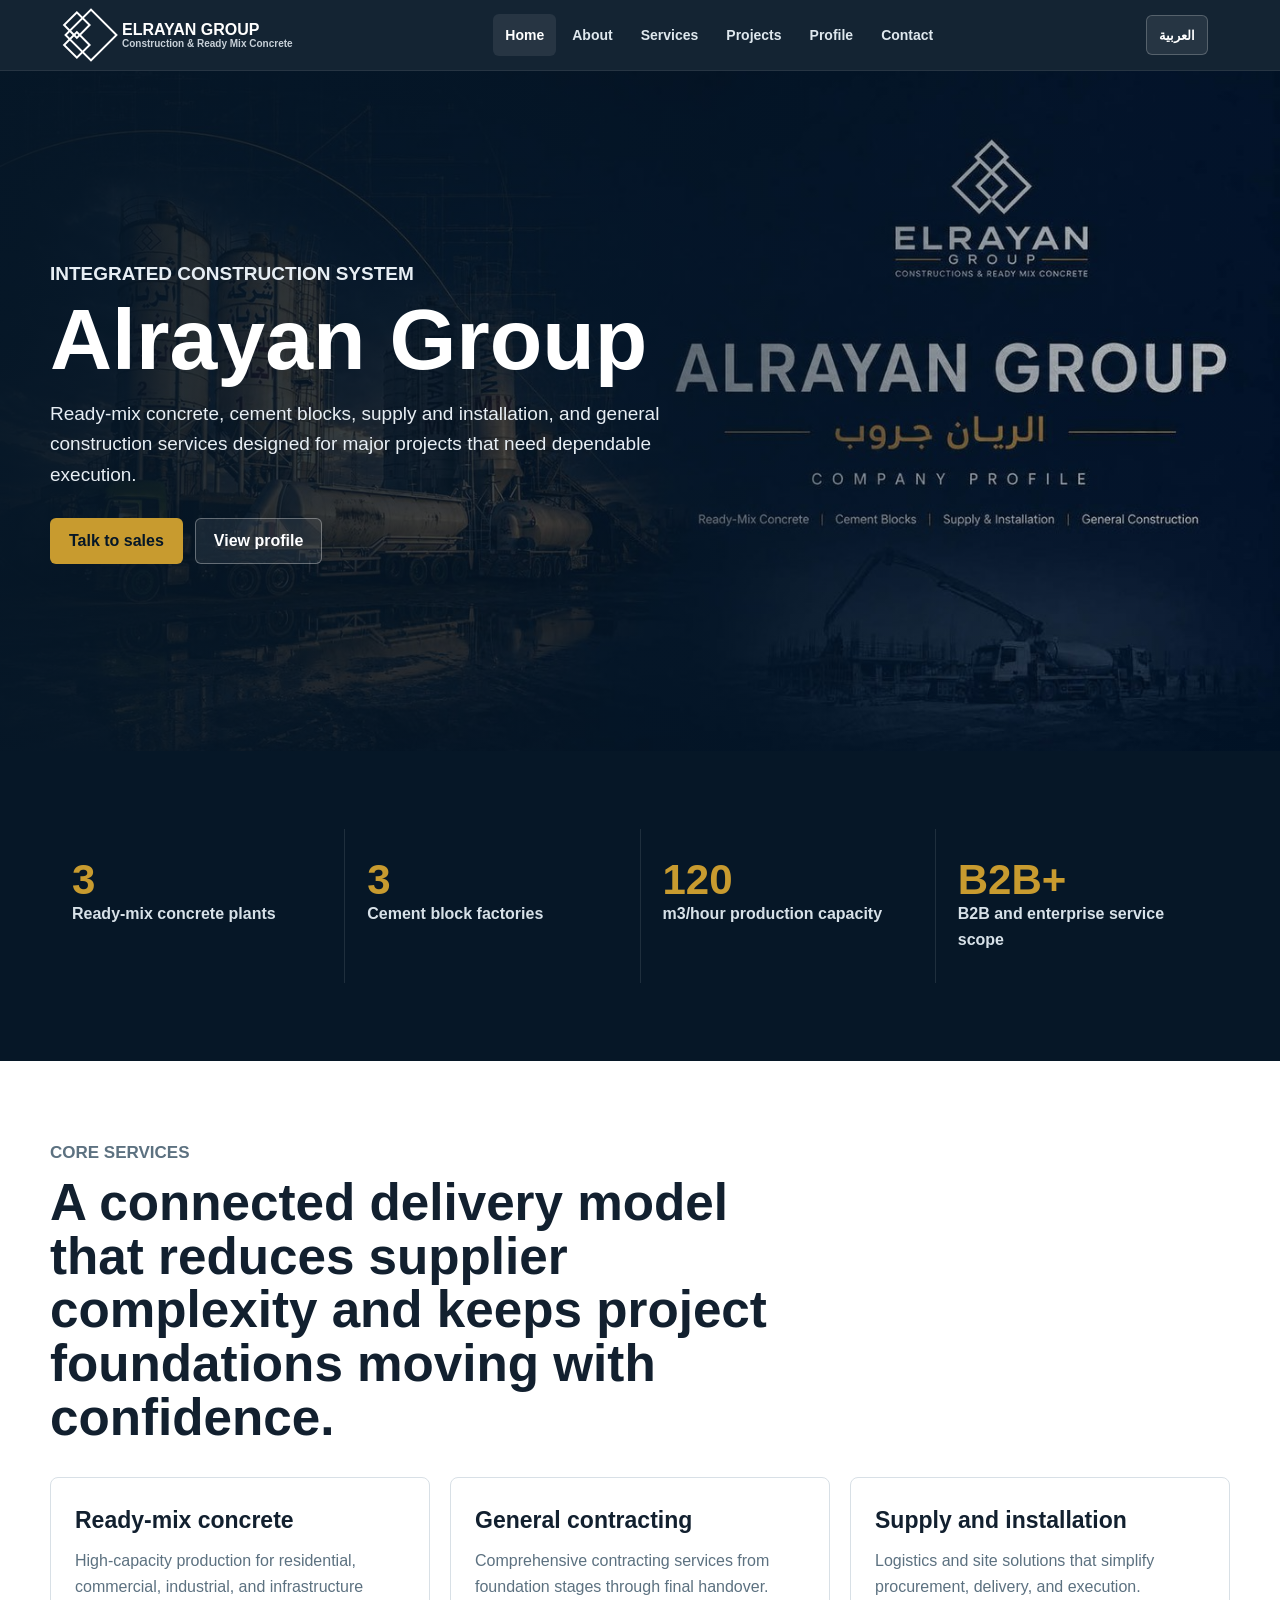
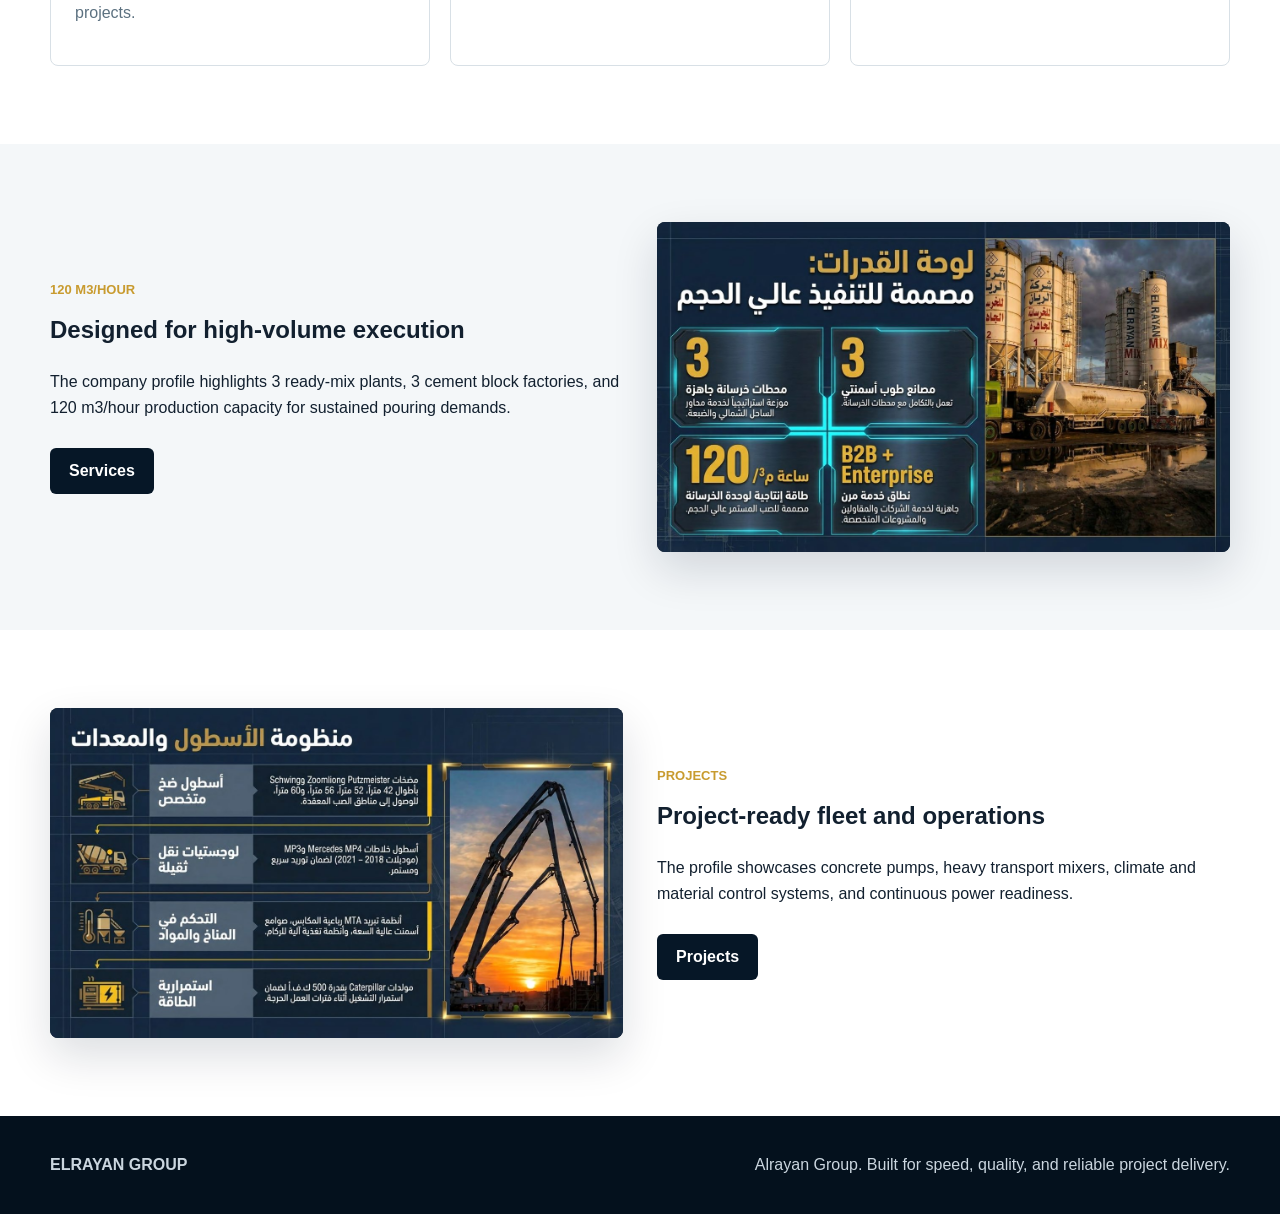
<file: index.html>
<!doctype html>
<html lang="en">
<head>
  <meta charset="utf-8">
  <meta name="viewport" content="width=device-width, initial-scale=1">
  <title>Alrayan Group | Construction & Ready Mix Concrete</title>
  <meta name="description" content="Alrayan Group construction, ready-mix concrete, cement blocks, supply and installation, and general contracting.">
  <meta property="og:title" content="Alrayan Group">
  <meta property="og:description" content="Integrated construction and ready-mix concrete services.">
  <meta property="og:image" content="assets/images/hero-profile.jpg">
  <link rel="stylesheet" href="assets/site.css">
</head>
<body data-page="home">
  <header class="site-header">
    <nav class="nav" aria-label="Main navigation">
      <a class="brand" href="index.html">
        <span class="brand-mark" aria-hidden="true"></span>
        <span class="brand-text">ELRAYAN GROUP<small data-i18n="brandSub">Construction & Ready Mix Concrete</small></span>
      </a>
      <div class="nav-links">
        <a href="index.html" data-page-link="home" data-i18n="navHome">Home</a>
        <a href="about.html" data-page-link="about" data-i18n="navAbout">About</a>
        <a href="services.html" data-page-link="services" data-i18n="navServices">Services</a>
        <a href="projects.html" data-page-link="projects" data-i18n="navProjects">Projects</a>
        <a href="profile.html" data-page-link="profile" data-i18n="navProfile">Profile</a>
        <a href="contact.html" data-page-link="contact" data-i18n="navContact">Contact</a>
      </div>
      <div class="nav-actions">
        <button class="lang-toggle" type="button" data-lang-switch>العربية</button>
        <button class="menu-toggle" type="button" data-menu-toggle aria-label="Menu">≡</button>
      </div>
    </nav>
  </header>

  <main>
    <section class="hero">
      <div class="hero-inner">
        <p class="eyebrow" data-i18n="homeEyebrow">Integrated construction system</p>
        <h1 data-i18n="homeTitle">Alrayan Group</h1>
        <p data-i18n="homeIntro">Ready-mix concrete, cement blocks, supply and installation, and general construction services designed for major projects that need dependable execution.</p>
        <div class="hero-actions">
          <a class="btn btn-primary" href="contact.html" data-i18n="primaryCta">Talk to sales</a>
          <a class="btn btn-secondary" href="profile.html" data-i18n="secondaryCta">View profile</a>
        </div>
      </div>
    </section>

    <section class="stats" aria-label="Company capacity">
      <div class="stats-grid">
        <div class="stat"><strong>3</strong><span data-i18n="statPlants">Ready-mix concrete plants</span></div>
        <div class="stat"><strong>3</strong><span data-i18n="statBlocks">Cement block factories</span></div>
        <div class="stat"><strong>120</strong><span data-i18n="statCapacity">m3/hour production capacity</span></div>
        <div class="stat"><strong>B2B+</strong><span data-i18n="statEnterprise">B2B and enterprise service scope</span></div>
      </div>
    </section>

    <section>
      <div class="section-inner">
        <div class="section-title">
          <p class="eyebrow" data-i18n="sectionServices">Core services</p>
          <h2 data-i18n="sectionServicesText">A connected delivery model that reduces supplier complexity and keeps project foundations moving with confidence.</h2>
        </div>
        <div class="grid-3">
          <article class="card">
            <h3 data-i18n="readyMix">Ready-mix concrete</h3>
            <p data-i18n="readyMixText">High-capacity production for residential, commercial, industrial, and infrastructure projects.</p>
          </article>
          <article class="card">
            <h3 data-i18n="contracting">General contracting</h3>
            <p data-i18n="contractingText">Comprehensive contracting services from foundation stages through final handover.</p>
          </article>
          <article class="card">
            <h3 data-i18n="supply">Supply and installation</h3>
            <p data-i18n="supplyText">Logistics and site solutions that simplify procurement, delivery, and execution.</p>
          </article>
        </div>
      </div>
    </section>

    <section class="band">
      <div class="section-inner grid-2">
        <div>
          <p class="eyebrow">120 m3/hour</p>
          <h2 data-i18n="capacityTitle">Designed for high-volume execution</h2>
          <p data-i18n="capacityText">The company profile highlights 3 ready-mix plants, 3 cement block factories, and 120 m3/hour production capacity for sustained pouring demands.</p>
          <div class="button-row">
            <a class="btn btn-dark" href="services.html" data-i18n="navServices">Services</a>
          </div>
        </div>
        <div class="media-panel"><img src="assets/images/capacity.jpg" alt="Alrayan Group production capacity from the company profile"></div>
      </div>
    </section>

    <section>
      <div class="section-inner grid-2">
        <div class="media-panel"><img src="assets/images/fleet.jpg" alt="Concrete pumping and fleet capabilities"></div>
        <div>
          <p class="eyebrow" data-i18n="navProjects">Projects</p>
          <h2 data-i18n="projectsTitle">Project-ready fleet and operations</h2>
          <p data-i18n="projectsText">The profile showcases concrete pumps, heavy transport mixers, climate and material control systems, and continuous power readiness.</p>
          <div class="button-row">
            <a class="btn btn-dark" href="projects.html" data-i18n="navProjects">Projects</a>
          </div>
        </div>
      </div>
    </section>
  </main>

  <footer class="site-footer">
    <div class="footer-inner">
      <strong>ELRAYAN GROUP</strong>
      <span data-i18n="footerLine">Alrayan Group. Built for speed, quality, and reliable project delivery.</span>
    </div>
  </footer>
  <script src="assets/site.js"></script>
</body>
</html>
</file>
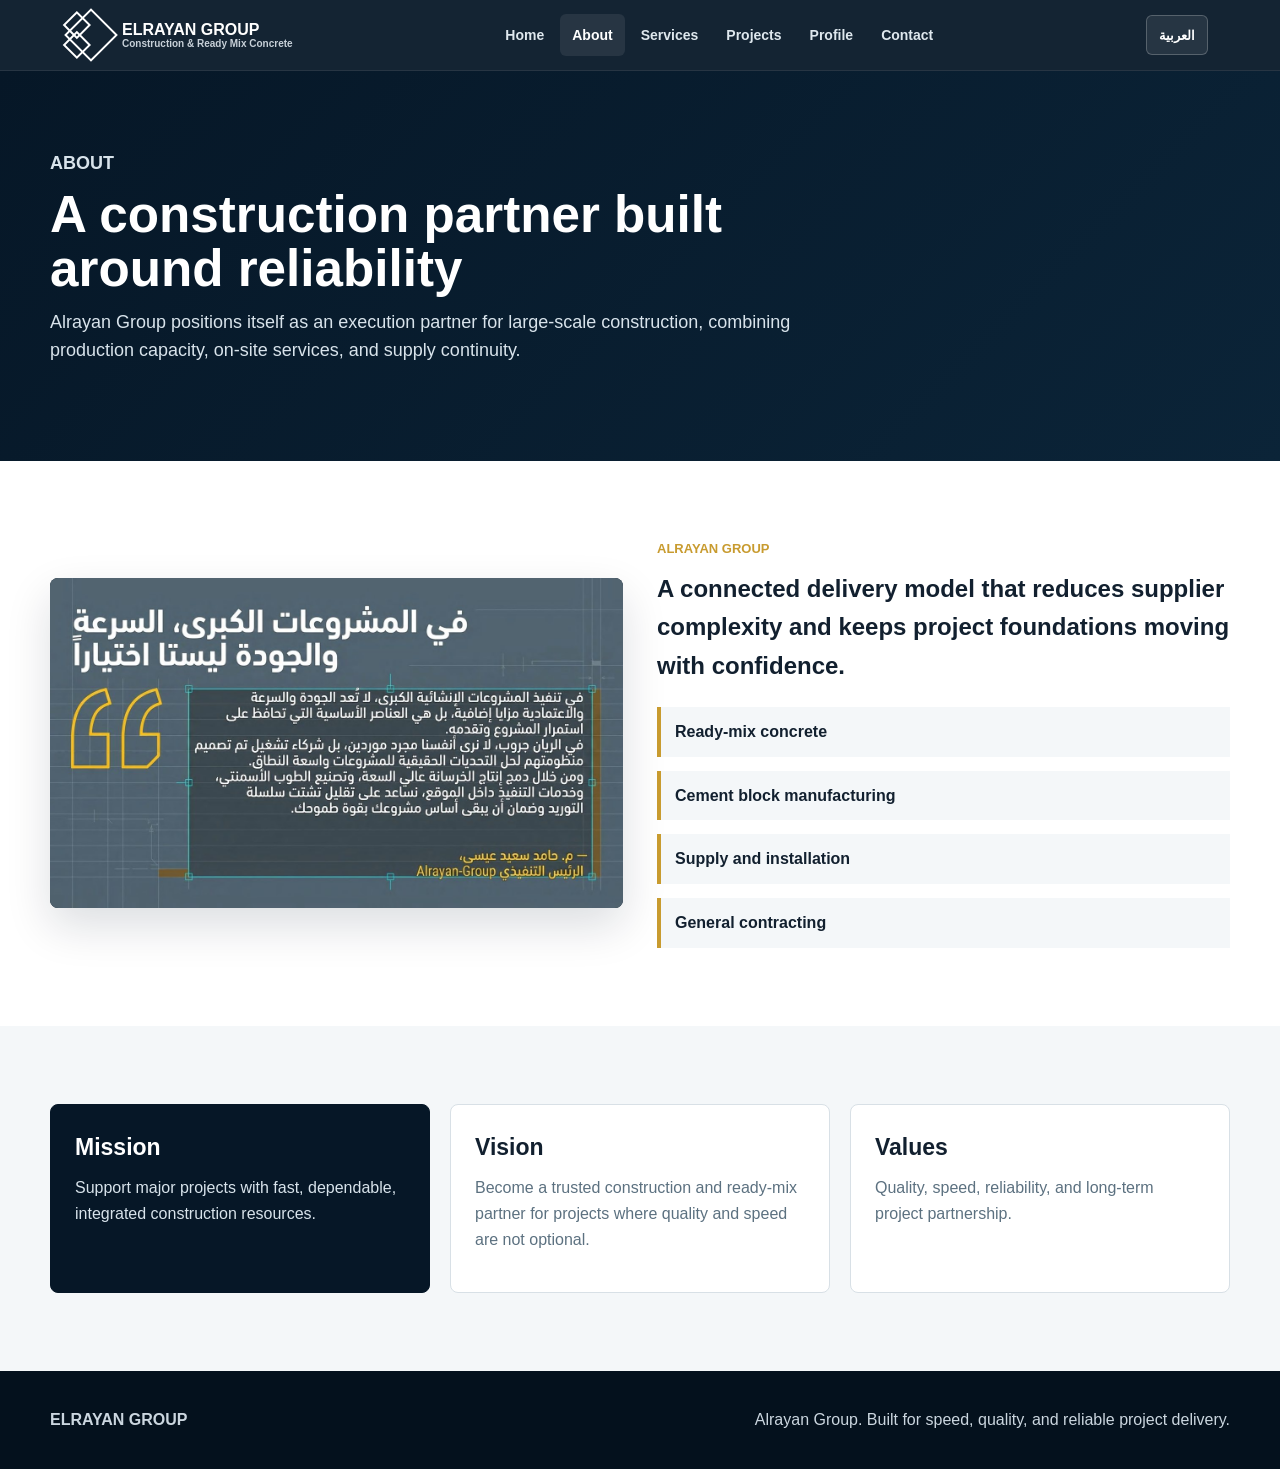
<file: about.html>
<!doctype html>
<html lang="en">
<head>
  <meta charset="utf-8">
  <meta name="viewport" content="width=device-width, initial-scale=1">
  <title>About | Alrayan Group</title>
  <meta name="description" content="About Alrayan Group construction and ready-mix concrete operations.">
  <link rel="stylesheet" href="assets/site.css">
</head>
<body data-page="about">
  <header class="site-header">
    <nav class="nav" aria-label="Main navigation">
      <a class="brand" href="index.html"><span class="brand-mark" aria-hidden="true"></span><span class="brand-text">ELRAYAN GROUP<small data-i18n="brandSub">Construction & Ready Mix Concrete</small></span></a>
      <div class="nav-links"><a href="index.html" data-page-link="home" data-i18n="navHome">Home</a><a href="about.html" data-page-link="about" data-i18n="navAbout">About</a><a href="services.html" data-page-link="services" data-i18n="navServices">Services</a><a href="projects.html" data-page-link="projects" data-i18n="navProjects">Projects</a><a href="profile.html" data-page-link="profile" data-i18n="navProfile">Profile</a><a href="contact.html" data-page-link="contact" data-i18n="navContact">Contact</a></div>
      <div class="nav-actions"><button class="lang-toggle" type="button" data-lang-switch>العربية</button><button class="menu-toggle" type="button" data-menu-toggle aria-label="Menu">≡</button></div>
    </nav>
  </header>
  <main>
    <section class="page-hero">
      <div class="section-inner">
        <p class="eyebrow" data-i18n="navAbout">About</p>
        <h1 data-i18n="aboutTitle">A construction partner built around reliability</h1>
        <p data-i18n="aboutIntro">Alrayan Group positions itself as an execution partner for large-scale construction, combining production capacity, on-site services, and supply continuity.</p>
      </div>
    </section>
    <section>
      <div class="section-inner grid-2">
        <div class="media-panel"><img src="assets/images/message.jpg" alt="Alrayan Group company message from the official profile"></div>
        <div>
          <p class="eyebrow">Alrayan Group</p>
          <h2 data-i18n="sectionServicesText">A connected delivery model that reduces supplier complexity and keeps project foundations moving with confidence.</h2>
          <ul class="feature-list">
            <li data-i18n="readyMix">Ready-mix concrete</li>
            <li data-i18n="blocks">Cement block manufacturing</li>
            <li data-i18n="supply">Supply and installation</li>
            <li data-i18n="contracting">General contracting</li>
          </ul>
        </div>
      </div>
    </section>
    <section class="band">
      <div class="section-inner grid-3">
        <article class="card dark"><h3 data-i18n="mission">Mission</h3><p data-i18n="missionText">Support major projects with fast, dependable, integrated construction resources.</p></article>
        <article class="card"><h3 data-i18n="vision">Vision</h3><p data-i18n="visionText">Become a trusted construction and ready-mix partner for projects where quality and speed are not optional.</p></article>
        <article class="card"><h3 data-i18n="values">Values</h3><p data-i18n="valuesText">Quality, speed, reliability, and long-term project partnership.</p></article>
      </div>
    </section>
  </main>
  <footer class="site-footer"><div class="footer-inner"><strong>ELRAYAN GROUP</strong><span data-i18n="footerLine">Alrayan Group. Built for speed, quality, and reliable project delivery.</span></div></footer>
  <script src="assets/site.js"></script>
</body>
</html>
</file>
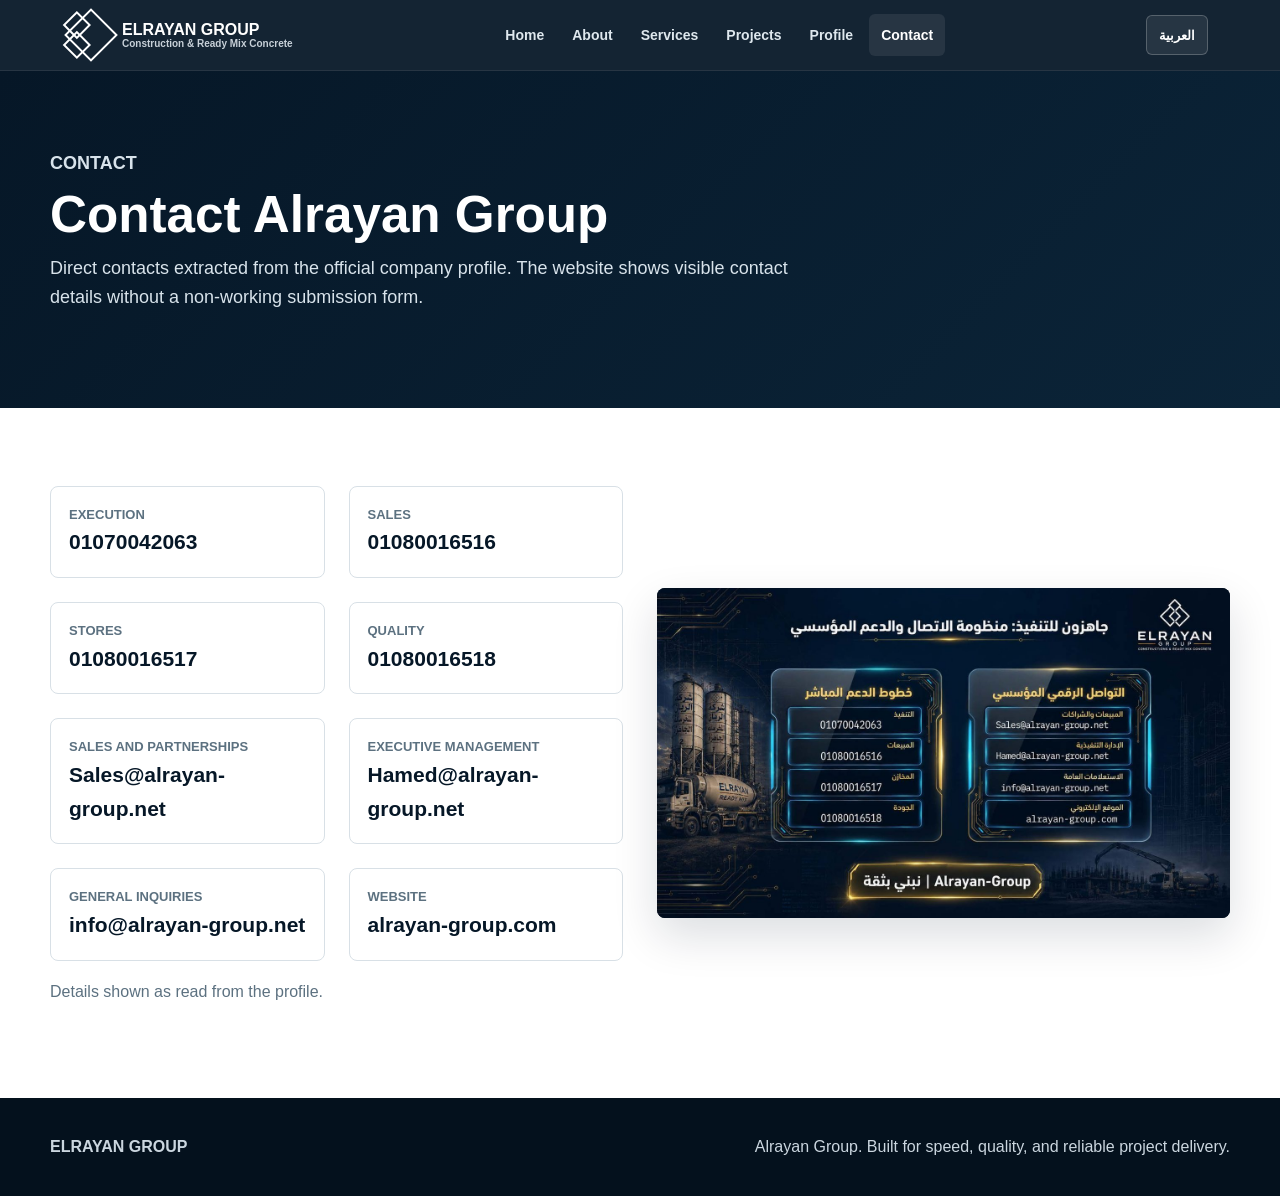
<file: contact.html>
<!doctype html>
<html lang="en">
<head>
  <meta charset="utf-8">
  <meta name="viewport" content="width=device-width, initial-scale=1">
  <title>Contact | Alrayan Group</title>
  <meta name="description" content="Contact Alrayan Group sales, execution, quality, stores, and management.">
  <link rel="stylesheet" href="assets/site.css">
</head>
<body data-page="contact">
  <header class="site-header">
    <nav class="nav" aria-label="Main navigation">
      <a class="brand" href="index.html"><span class="brand-mark" aria-hidden="true"></span><span class="brand-text">ELRAYAN GROUP<small data-i18n="brandSub">Construction & Ready Mix Concrete</small></span></a>
      <div class="nav-links"><a href="index.html" data-page-link="home" data-i18n="navHome">Home</a><a href="about.html" data-page-link="about" data-i18n="navAbout">About</a><a href="services.html" data-page-link="services" data-i18n="navServices">Services</a><a href="projects.html" data-page-link="projects" data-i18n="navProjects">Projects</a><a href="profile.html" data-page-link="profile" data-i18n="navProfile">Profile</a><a href="contact.html" data-page-link="contact" data-i18n="navContact">Contact</a></div>
      <div class="nav-actions"><button class="lang-toggle" type="button" data-lang-switch>العربية</button><button class="menu-toggle" type="button" data-menu-toggle aria-label="Menu">≡</button></div>
    </nav>
  </header>
  <main>
    <section class="page-hero">
      <div class="section-inner">
        <p class="eyebrow" data-i18n="navContact">Contact</p>
        <h1 data-i18n="contactTitle">Contact Alrayan Group</h1>
        <p data-i18n="contactIntro">Direct contacts extracted from the official company profile. The website shows visible contact details without a non-working submission form.</p>
      </div>
    </section>
    <section>
      <div class="section-inner grid-2">
        <div>
          <div class="contact-grid">
            <a class="contact-item" href="tel:01070042063"><span data-i18n="execution">Execution</span><strong>01070042063</strong></a>
            <a class="contact-item" href="tel:01080016516"><span data-i18n="sales">Sales</span><strong>01080016516</strong></a>
            <a class="contact-item" href="tel:01080016517"><span data-i18n="stores">Stores</span><strong>01080016517</strong></a>
            <a class="contact-item" href="tel:01080016518"><span data-i18n="quality">Quality</span><strong>01080016518</strong></a>
            <a class="contact-item" href="mailto:Sales@alrayan-group.net"><span data-i18n="partnerships">Sales and partnerships</span><strong>Sales@alrayan-group.net</strong></a>
            <a class="contact-item" href="mailto:Hamed@alrayan-group.net"><span data-i18n="management">Executive management</span><strong>Hamed@alrayan-group.net</strong></a>
            <a class="contact-item" href="mailto:info@alrayan-group.net"><span data-i18n="inquiries">General inquiries</span><strong>info@alrayan-group.net</strong></a>
            <a class="contact-item" href="https://alrayan-group.com"><span data-i18n="website">Website</span><strong>alrayan-group.com</strong></a>
          </div>
          <p style="margin-top:18px;color:var(--steel)" data-i18n="copiedFromProfile">Details shown as read from the profile.</p>
        </div>
        <div class="media-panel"><img src="assets/images/contact-card.jpg" alt="Alrayan Group contact details from the company profile"></div>
      </div>
    </section>
  </main>
  <footer class="site-footer"><div class="footer-inner"><strong>ELRAYAN GROUP</strong><span data-i18n="footerLine">Alrayan Group. Built for speed, quality, and reliable project delivery.</span></div></footer>
  <script src="assets/site.js"></script>
</body>
</html>
</file>
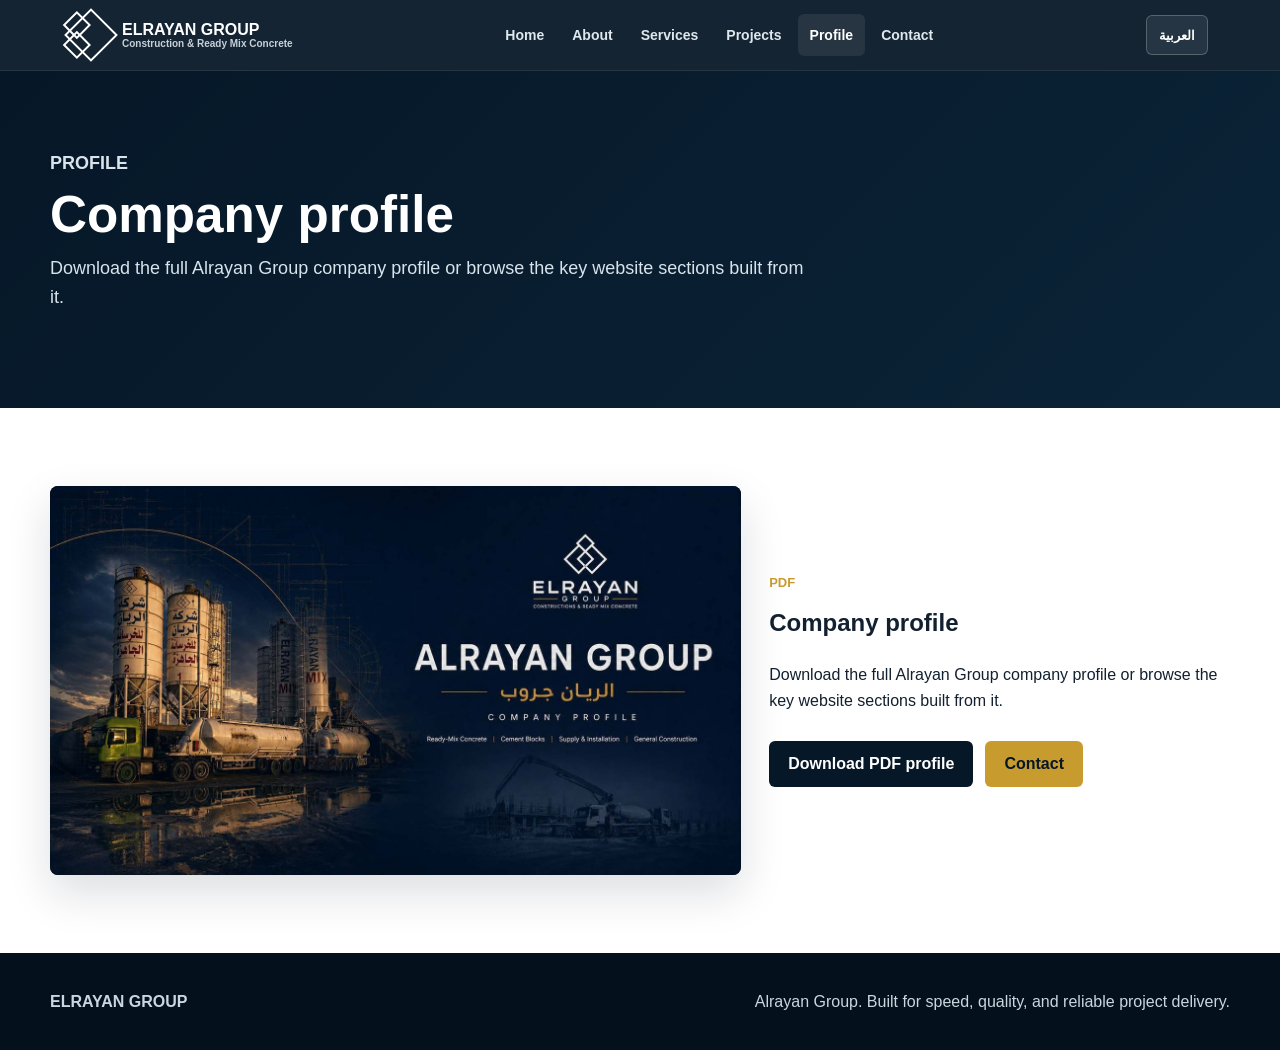
<file: profile.html>
<!doctype html>
<html lang="en">
<head>
  <meta charset="utf-8">
  <meta name="viewport" content="width=device-width, initial-scale=1">
  <title>Company Profile | Alrayan Group</title>
  <meta name="description" content="Download the Alrayan Group company profile.">
  <link rel="stylesheet" href="assets/site.css">
</head>
<body data-page="profile">
  <header class="site-header">
    <nav class="nav" aria-label="Main navigation">
      <a class="brand" href="index.html"><span class="brand-mark" aria-hidden="true"></span><span class="brand-text">ELRAYAN GROUP<small data-i18n="brandSub">Construction & Ready Mix Concrete</small></span></a>
      <div class="nav-links"><a href="index.html" data-page-link="home" data-i18n="navHome">Home</a><a href="about.html" data-page-link="about" data-i18n="navAbout">About</a><a href="services.html" data-page-link="services" data-i18n="navServices">Services</a><a href="projects.html" data-page-link="projects" data-i18n="navProjects">Projects</a><a href="profile.html" data-page-link="profile" data-i18n="navProfile">Profile</a><a href="contact.html" data-page-link="contact" data-i18n="navContact">Contact</a></div>
      <div class="nav-actions"><button class="lang-toggle" type="button" data-lang-switch>العربية</button><button class="menu-toggle" type="button" data-menu-toggle aria-label="Menu">≡</button></div>
    </nav>
  </header>
  <main>
    <section class="page-hero">
      <div class="section-inner">
        <p class="eyebrow" data-i18n="navProfile">Profile</p>
        <h1 data-i18n="profileTitle">Company profile</h1>
        <p data-i18n="profileIntro">Download the full Alrayan Group company profile or browse the key website sections built from it.</p>
      </div>
    </section>
    <section>
      <div class="section-inner profile-preview">
        <div class="media-panel"><img src="assets/images/hero-profile.jpg" alt="Alrayan Group company profile cover"></div>
        <div>
          <p class="eyebrow">PDF</p>
          <h2 data-i18n="profileTitle">Company profile</h2>
          <p data-i18n="profileIntro">Download the full Alrayan Group company profile or browse the key website sections built from it.</p>
          <div class="button-row">
            <a class="btn btn-dark" href="assets/alrayan-group-profile.pdf" download data-i18n="downloadProfile">Download PDF profile</a>
            <a class="btn btn-primary" href="contact.html" data-i18n="navContact">Contact</a>
          </div>
        </div>
      </div>
    </section>
  </main>
  <footer class="site-footer"><div class="footer-inner"><strong>ELRAYAN GROUP</strong><span data-i18n="footerLine">Alrayan Group. Built for speed, quality, and reliable project delivery.</span></div></footer>
  <script src="assets/site.js"></script>
</body>
</html>
</file>
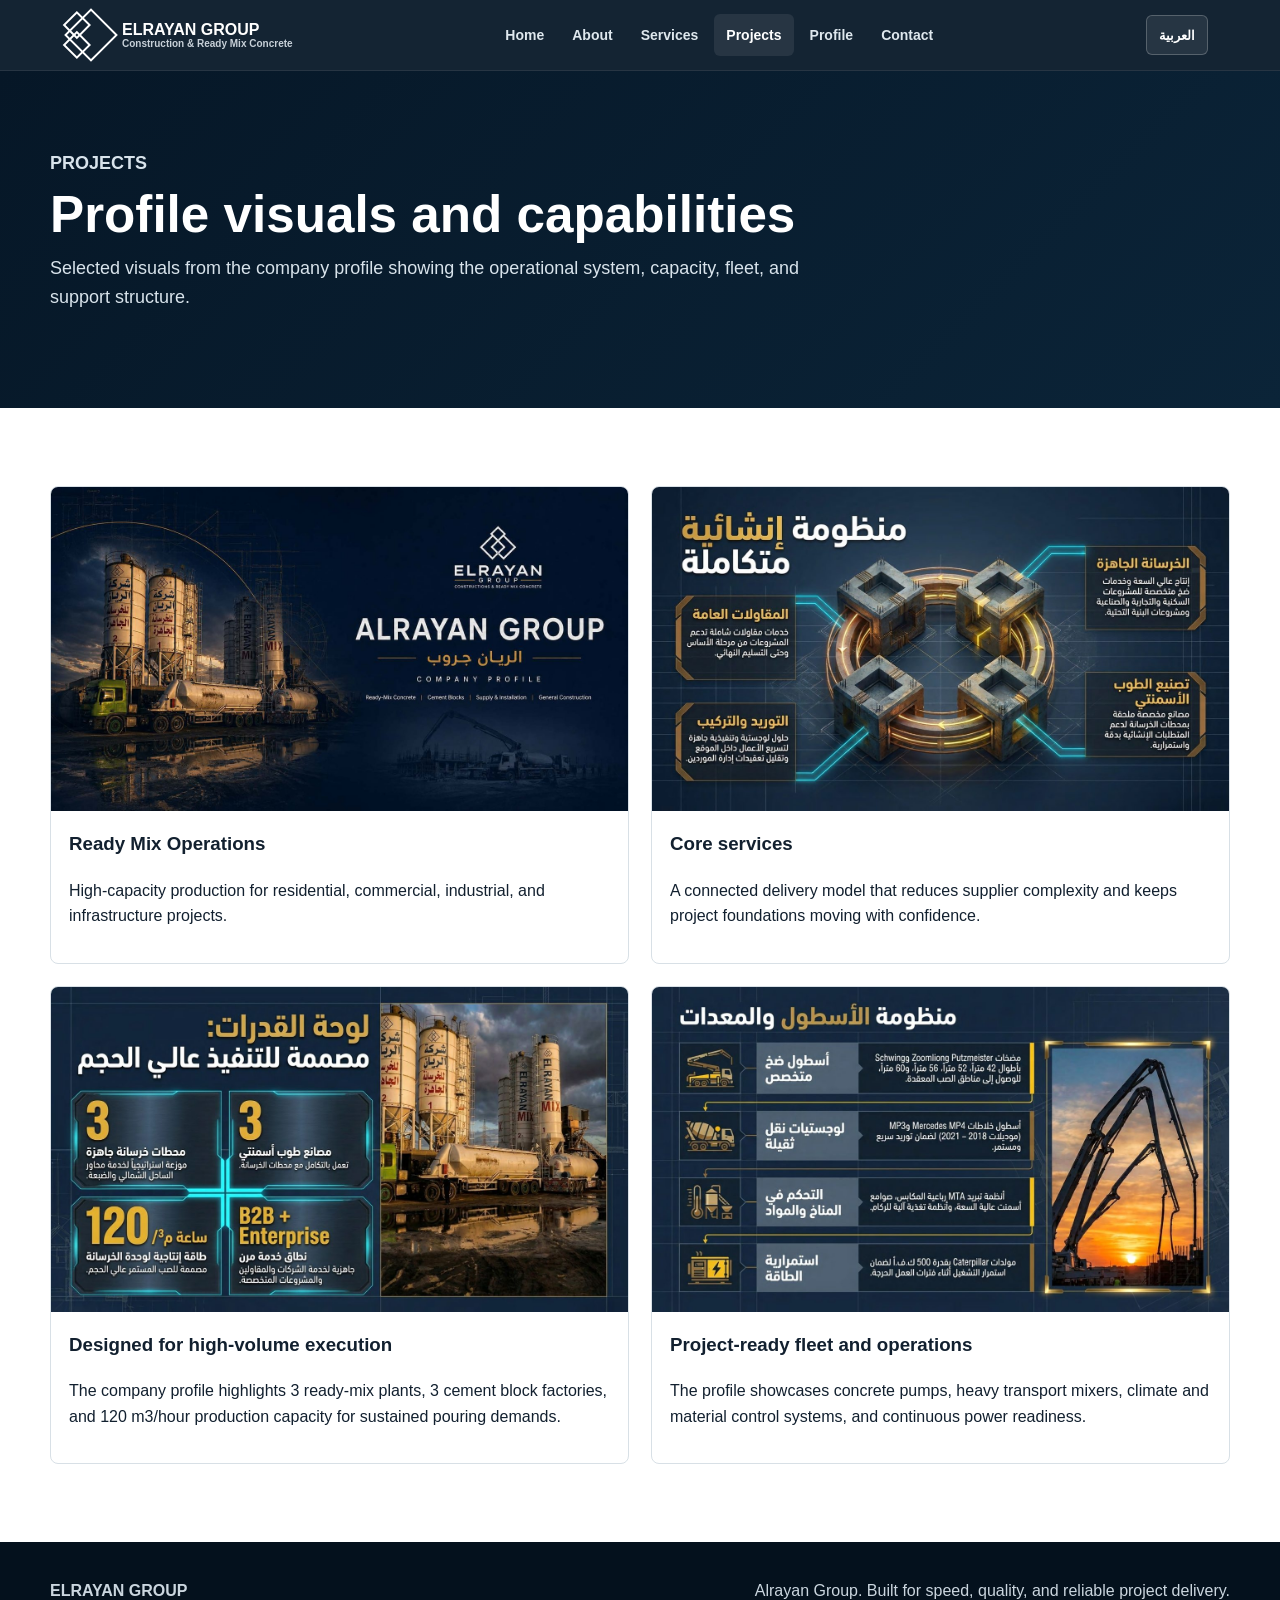
<file: projects.html>
<!doctype html>
<html lang="en">
<head>
  <meta charset="utf-8">
  <meta name="viewport" content="width=device-width, initial-scale=1">
  <title>Projects & Capabilities | Alrayan Group</title>
  <meta name="description" content="Alrayan Group profile visuals showing construction capabilities, production, fleet, and support.">
  <link rel="stylesheet" href="assets/site.css">
</head>
<body data-page="projects">
  <header class="site-header">
    <nav class="nav" aria-label="Main navigation">
      <a class="brand" href="index.html"><span class="brand-mark" aria-hidden="true"></span><span class="brand-text">ELRAYAN GROUP<small data-i18n="brandSub">Construction & Ready Mix Concrete</small></span></a>
      <div class="nav-links"><a href="index.html" data-page-link="home" data-i18n="navHome">Home</a><a href="about.html" data-page-link="about" data-i18n="navAbout">About</a><a href="services.html" data-page-link="services" data-i18n="navServices">Services</a><a href="projects.html" data-page-link="projects" data-i18n="navProjects">Projects</a><a href="profile.html" data-page-link="profile" data-i18n="navProfile">Profile</a><a href="contact.html" data-page-link="contact" data-i18n="navContact">Contact</a></div>
      <div class="nav-actions"><button class="lang-toggle" type="button" data-lang-switch>العربية</button><button class="menu-toggle" type="button" data-menu-toggle aria-label="Menu">≡</button></div>
    </nav>
  </header>
  <main>
    <section class="page-hero">
      <div class="section-inner">
        <p class="eyebrow" data-i18n="navProjects">Projects</p>
        <h1 data-i18n="projectsPageTitle">Profile visuals and capabilities</h1>
        <p data-i18n="projectsIntro">Selected visuals from the company profile showing the operational system, capacity, fleet, and support structure.</p>
      </div>
    </section>
    <section>
      <div class="section-inner project-grid">
        <article class="project"><img src="assets/images/hero-profile.jpg" alt="Alrayan Group ready mix facility"><div><h3>Ready Mix Operations</h3><p data-i18n="readyMixText">High-capacity production for residential, commercial, industrial, and infrastructure projects.</p></div></article>
        <article class="project"><img src="assets/images/services-system.jpg" alt="Integrated construction service system"><div><h3 data-i18n="sectionServices">Core services</h3><p data-i18n="sectionServicesText">A connected delivery model that reduces supplier complexity and keeps project foundations moving with confidence.</p></div></article>
        <article class="project"><img src="assets/images/capacity.jpg" alt="Production capacity board"><div><h3 data-i18n="capacityTitle">Designed for high-volume execution</h3><p data-i18n="capacityText">The company profile highlights 3 ready-mix plants, 3 cement block factories, and 120 m3/hour production capacity for sustained pouring demands.</p></div></article>
        <article class="project"><img src="assets/images/fleet.jpg" alt="Concrete pump fleet"><div><h3 data-i18n="projectsTitle">Project-ready fleet and operations</h3><p data-i18n="projectsText">The profile showcases concrete pumps, heavy transport mixers, climate and material control systems, and continuous power readiness.</p></div></article>
      </div>
    </section>
  </main>
  <footer class="site-footer"><div class="footer-inner"><strong>ELRAYAN GROUP</strong><span data-i18n="footerLine">Alrayan Group. Built for speed, quality, and reliable project delivery.</span></div></footer>
  <script src="assets/site.js"></script>
</body>
</html>
</file>
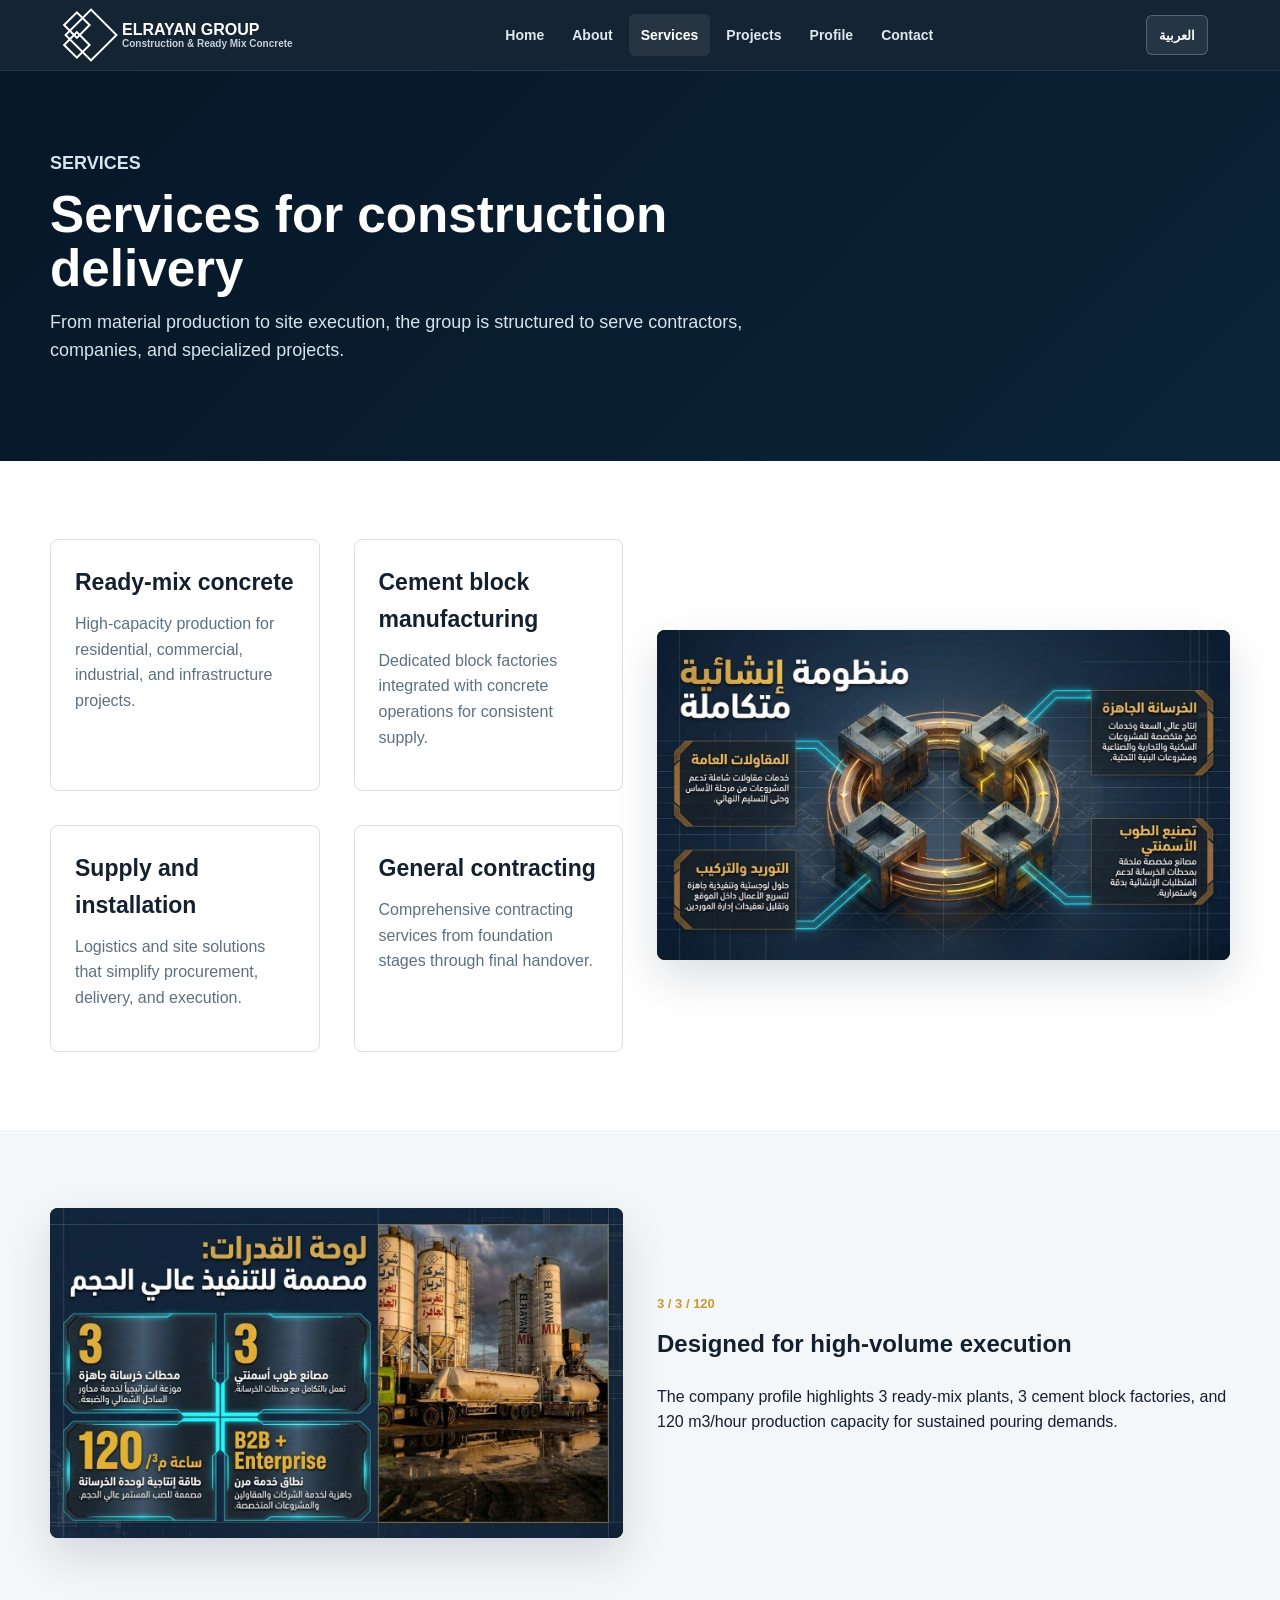
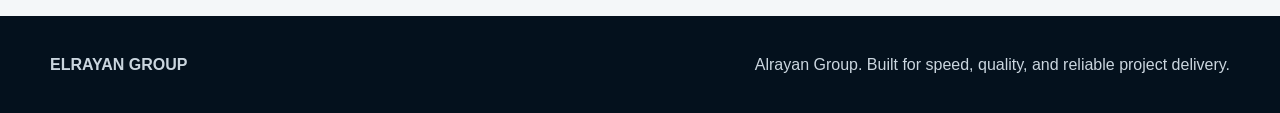
<file: services.html>
<!doctype html>
<html lang="en">
<head>
  <meta charset="utf-8">
  <meta name="viewport" content="width=device-width, initial-scale=1">
  <title>Services | Alrayan Group</title>
  <meta name="description" content="Alrayan Group services: ready-mix concrete, cement blocks, supply and installation, and general contracting.">
  <link rel="stylesheet" href="assets/site.css">
</head>
<body data-page="services">
  <header class="site-header">
    <nav class="nav" aria-label="Main navigation">
      <a class="brand" href="index.html"><span class="brand-mark" aria-hidden="true"></span><span class="brand-text">ELRAYAN GROUP<small data-i18n="brandSub">Construction & Ready Mix Concrete</small></span></a>
      <div class="nav-links"><a href="index.html" data-page-link="home" data-i18n="navHome">Home</a><a href="about.html" data-page-link="about" data-i18n="navAbout">About</a><a href="services.html" data-page-link="services" data-i18n="navServices">Services</a><a href="projects.html" data-page-link="projects" data-i18n="navProjects">Projects</a><a href="profile.html" data-page-link="profile" data-i18n="navProfile">Profile</a><a href="contact.html" data-page-link="contact" data-i18n="navContact">Contact</a></div>
      <div class="nav-actions"><button class="lang-toggle" type="button" data-lang-switch>العربية</button><button class="menu-toggle" type="button" data-menu-toggle aria-label="Menu">≡</button></div>
    </nav>
  </header>
  <main>
    <section class="page-hero">
      <div class="section-inner">
        <p class="eyebrow" data-i18n="navServices">Services</p>
        <h1 data-i18n="servicesTitle">Services for construction delivery</h1>
        <p data-i18n="servicesIntro">From material production to site execution, the group is structured to serve contractors, companies, and specialized projects.</p>
      </div>
    </section>
    <section>
      <div class="section-inner grid-2">
        <div>
          <div class="grid-2">
            <article class="card"><h3 data-i18n="readyMix">Ready-mix concrete</h3><p data-i18n="readyMixText">High-capacity production for residential, commercial, industrial, and infrastructure projects.</p></article>
            <article class="card"><h3 data-i18n="blocks">Cement block manufacturing</h3><p data-i18n="blocksText">Dedicated block factories integrated with concrete operations for consistent supply.</p></article>
            <article class="card"><h3 data-i18n="supply">Supply and installation</h3><p data-i18n="supplyText">Logistics and site solutions that simplify procurement, delivery, and execution.</p></article>
            <article class="card"><h3 data-i18n="contracting">General contracting</h3><p data-i18n="contractingText">Comprehensive contracting services from foundation stages through final handover.</p></article>
          </div>
        </div>
        <div class="media-panel"><img src="assets/images/services-system.jpg" alt="Alrayan Group integrated service system from the company profile"></div>
      </div>
    </section>
    <section class="band">
      <div class="section-inner grid-2">
        <div class="media-panel"><img src="assets/images/capacity.jpg" alt="Alrayan Group capacity board"></div>
        <div>
          <p class="eyebrow">3 / 3 / 120</p>
          <h2 data-i18n="capacityTitle">Designed for high-volume execution</h2>
          <p data-i18n="capacityText">The company profile highlights 3 ready-mix plants, 3 cement block factories, and 120 m3/hour production capacity for sustained pouring demands.</p>
        </div>
      </div>
    </section>
  </main>
  <footer class="site-footer"><div class="footer-inner"><strong>ELRAYAN GROUP</strong><span data-i18n="footerLine">Alrayan Group. Built for speed, quality, and reliable project delivery.</span></div></footer>
  <script src="assets/site.js"></script>
</body>
</html>
</file>
<file: assets/site.css>
:root {
  --navy: #061727;
  --navy-2: #0b2438;
  --ink: #12202f;
  --steel: #5c7180;
  --line: #d8e0e6;
  --soft: #f4f7f9;
  --white: #ffffff;
  --gold: #c89b2f;
  --cyan: #2bd3e6;
  --shadow: 0 18px 45px rgba(6, 23, 39, .14);
}

* {
  box-sizing: border-box;
}

html {
  scroll-behavior: smooth;
}

body {
  margin: 0;
  font-family: Arial, "Tahoma", sans-serif;
  color: var(--ink);
  background: var(--white);
  line-height: 1.6;
}

body[dir="rtl"] {
  font-family: "Tahoma", Arial, sans-serif;
}

a {
  color: inherit;
  text-decoration: none;
}

img {
  max-width: 100%;
  display: block;
}

.site-header {
  position: sticky;
  top: 0;
  z-index: 20;
  background: rgba(6, 23, 39, .94);
  border-bottom: 1px solid rgba(255, 255, 255, .08);
  backdrop-filter: blur(16px);
}

.nav {
  max-width: 1180px;
  margin: 0 auto;
  padding: 14px 22px;
  display: flex;
  align-items: center;
  justify-content: space-between;
  gap: 18px;
}

.brand {
  color: var(--white);
  display: flex;
  align-items: center;
  gap: 12px;
  min-width: 210px;
}

.brand-mark {
  width: 38px;
  height: 38px;
  border: 2px solid var(--white);
  transform: rotate(45deg);
  position: relative;
  flex: 0 0 auto;
}

.brand-mark::before,
.brand-mark::after {
  content: "";
  position: absolute;
  width: 16px;
  height: 16px;
  border: 2px solid var(--white);
}

.brand-mark::before {
  left: -10px;
  top: 10px;
}

.brand-mark::after {
  right: 10px;
  bottom: -10px;
}

.brand-text {
  font-weight: 800;
  letter-spacing: 0;
  line-height: 1.1;
}

.brand-text small {
  display: block;
  color: #c8d1d9;
  font-size: 10px;
  font-weight: 700;
}

.nav-links {
  display: flex;
  align-items: center;
  gap: 4px;
}

.nav-links a {
  color: #dfe8ee;
  padding: 10px 12px;
  border-radius: 6px;
  font-weight: 700;
  font-size: 14px;
}

.nav-links a:hover,
.nav-links a.active {
  background: rgba(255, 255, 255, .08);
  color: var(--white);
}

.nav-actions {
  display: flex;
  align-items: center;
  gap: 8px;
}

.lang-toggle,
.menu-toggle {
  border: 1px solid rgba(255, 255, 255, .22);
  background: rgba(255, 255, 255, .08);
  color: var(--white);
  border-radius: 6px;
  min-height: 40px;
  padding: 0 12px;
  font-weight: 800;
  cursor: pointer;
}

.menu-toggle {
  display: none;
  width: 42px;
  padding: 0;
  font-size: 24px;
}

.hero {
  min-height: 680px;
  color: var(--white);
  background:
    linear-gradient(90deg, rgba(6, 23, 39, .95), rgba(6, 23, 39, .72) 42%, rgba(6, 23, 39, .18)),
    url("images/hero-profile.jpg") center/cover no-repeat;
  display: flex;
  align-items: center;
}

.hero-inner,
.section-inner {
  width: min(1180px, calc(100% - 44px));
  margin: 0 auto;
}

.eyebrow {
  margin: 0 0 10px;
  color: var(--gold);
  font-weight: 900;
  text-transform: uppercase;
  font-size: 13px;
  letter-spacing: 0;
}

h1,
h2,
h3,
p {
  margin-top: 0;
}

h1 {
  max-width: 760px;
  margin-bottom: 18px;
  font-size: clamp(44px, 7vw, 86px);
  line-height: .95;
  letter-spacing: 0;
}

.hero p {
  max-width: 660px;
  color: #e7eef4;
  font-size: 19px;
}

.hero-actions,
.button-row {
  display: flex;
  flex-wrap: wrap;
  gap: 12px;
  margin-top: 28px;
}

.btn {
  display: inline-flex;
  align-items: center;
  justify-content: center;
  min-height: 46px;
  padding: 0 18px;
  border-radius: 6px;
  border: 1px solid transparent;
  font-weight: 900;
}

.btn-primary {
  background: var(--gold);
  color: var(--navy);
}

.btn-secondary {
  color: var(--white);
  border-color: rgba(255, 255, 255, .32);
  background: rgba(255, 255, 255, .08);
}

.btn-dark {
  background: var(--navy);
  color: var(--white);
}

.stats {
  background: var(--navy);
  color: var(--white);
}

.stats-grid {
  width: min(1180px, calc(100% - 44px));
  margin: 0 auto;
  display: grid;
  grid-template-columns: repeat(4, minmax(0, 1fr));
  gap: 1px;
  background: rgba(255, 255, 255, .1);
}

.stat {
  padding: 30px 22px;
  background: var(--navy);
}

.stat strong {
  display: block;
  color: var(--gold);
  font-size: 42px;
  line-height: 1;
}

.stat span {
  color: #d7e1e8;
  font-weight: 700;
}

section,
.page-hero {
  padding: 78px 0;
}

.page-hero {
  background: linear-gradient(135deg, var(--navy), var(--navy-2));
  color: var(--white);
}

.page-hero p {
  max-width: 760px;
  color: #d8e3eb;
  font-size: 18px;
}

.section-title {
  max-width: 720px;
  margin-bottom: 32px;
}

.section-title h2,
.page-hero h1 {
  font-size: clamp(32px, 4vw, 52px);
  line-height: 1.05;
  margin-bottom: 12px;
}

.section-title p {
  color: var(--steel);
  font-size: 17px;
}

.grid-2 {
  display: grid;
  grid-template-columns: minmax(0, 1fr) minmax(0, 1fr);
  gap: 34px;
  align-items: center;
}

.grid-3 {
  display: grid;
  grid-template-columns: repeat(3, minmax(0, 1fr));
  gap: 20px;
}

.card {
  border: 1px solid var(--line);
  border-radius: 8px;
  background: var(--white);
  padding: 24px;
  min-height: 100%;
}

.card.dark {
  color: var(--white);
  background: var(--navy);
  border-color: var(--navy);
}

.card h3 {
  margin-bottom: 10px;
  font-size: 23px;
}

.card p {
  color: var(--steel);
}

.card.dark p {
  color: #d8e3eb;
}

.media-panel {
  overflow: hidden;
  border-radius: 8px;
  box-shadow: var(--shadow);
  background: var(--navy);
}

.media-panel img {
  width: 100%;
  height: 100%;
  min-height: 330px;
  object-fit: cover;
}

.band {
  background: var(--soft);
}

.feature-list {
  display: grid;
  gap: 14px;
  margin: 22px 0 0;
  padding: 0;
  list-style: none;
}

.feature-list li {
  border-inline-start: 4px solid var(--gold);
  padding: 12px 14px;
  background: var(--soft);
  font-weight: 700;
}

.project-grid {
  display: grid;
  grid-template-columns: repeat(2, minmax(0, 1fr));
  gap: 22px;
}

.project {
  overflow: hidden;
  border-radius: 8px;
  border: 1px solid var(--line);
  background: var(--white);
}

.project img {
  width: 100%;
  aspect-ratio: 16 / 9;
  object-fit: cover;
}

.project div {
  padding: 18px;
}

.contact-grid {
  display: grid;
  grid-template-columns: 1fr 1fr;
  gap: 24px;
}

.contact-item {
  border: 1px solid var(--line);
  border-radius: 8px;
  padding: 18px;
  background: var(--white);
}

.contact-item span {
  display: block;
  color: var(--steel);
  font-size: 13px;
  font-weight: 800;
  text-transform: uppercase;
}

.contact-item strong {
  display: block;
  color: var(--navy);
  font-size: 21px;
  overflow-wrap: anywhere;
}

.profile-preview {
  display: grid;
  grid-template-columns: 1.2fr .8fr;
  gap: 28px;
  align-items: center;
}

.site-footer {
  padding: 36px 0;
  color: #cbd6df;
  background: #04111d;
}

.footer-inner {
  width: min(1180px, calc(100% - 44px));
  margin: 0 auto;
  display: flex;
  justify-content: space-between;
  gap: 20px;
  flex-wrap: wrap;
}

[data-i18n] {
  transition: opacity .12s ease;
}

@media (max-width: 900px) {
  .menu-toggle {
    display: inline-flex;
    align-items: center;
    justify-content: center;
  }

  .nav-links {
    position: absolute;
    top: 69px;
    inset-inline: 0;
    display: none;
    flex-direction: column;
    align-items: stretch;
    padding: 12px 22px 18px;
    background: rgba(6, 23, 39, .98);
  }

  .nav-links.open {
    display: flex;
  }

  .hero {
    min-height: 610px;
    background:
      linear-gradient(180deg, rgba(6, 23, 39, .94), rgba(6, 23, 39, .7)),
      url("images/hero-profile.jpg") center/cover no-repeat;
  }

  .grid-2,
  .grid-3,
  .contact-grid,
  .profile-preview,
  .project-grid {
    grid-template-columns: 1fr;
  }

  .stats-grid {
    grid-template-columns: repeat(2, minmax(0, 1fr));
  }
}

@media (max-width: 560px) {
  .nav {
    padding-inline: 16px;
  }

  .brand {
    min-width: 0;
  }

  .brand-text small {
    display: none;
  }

  h1 {
    font-size: 42px;
  }

  .stats-grid {
    grid-template-columns: 1fr;
  }

  section,
  .page-hero {
    padding: 54px 0;
  }
}
</file>
